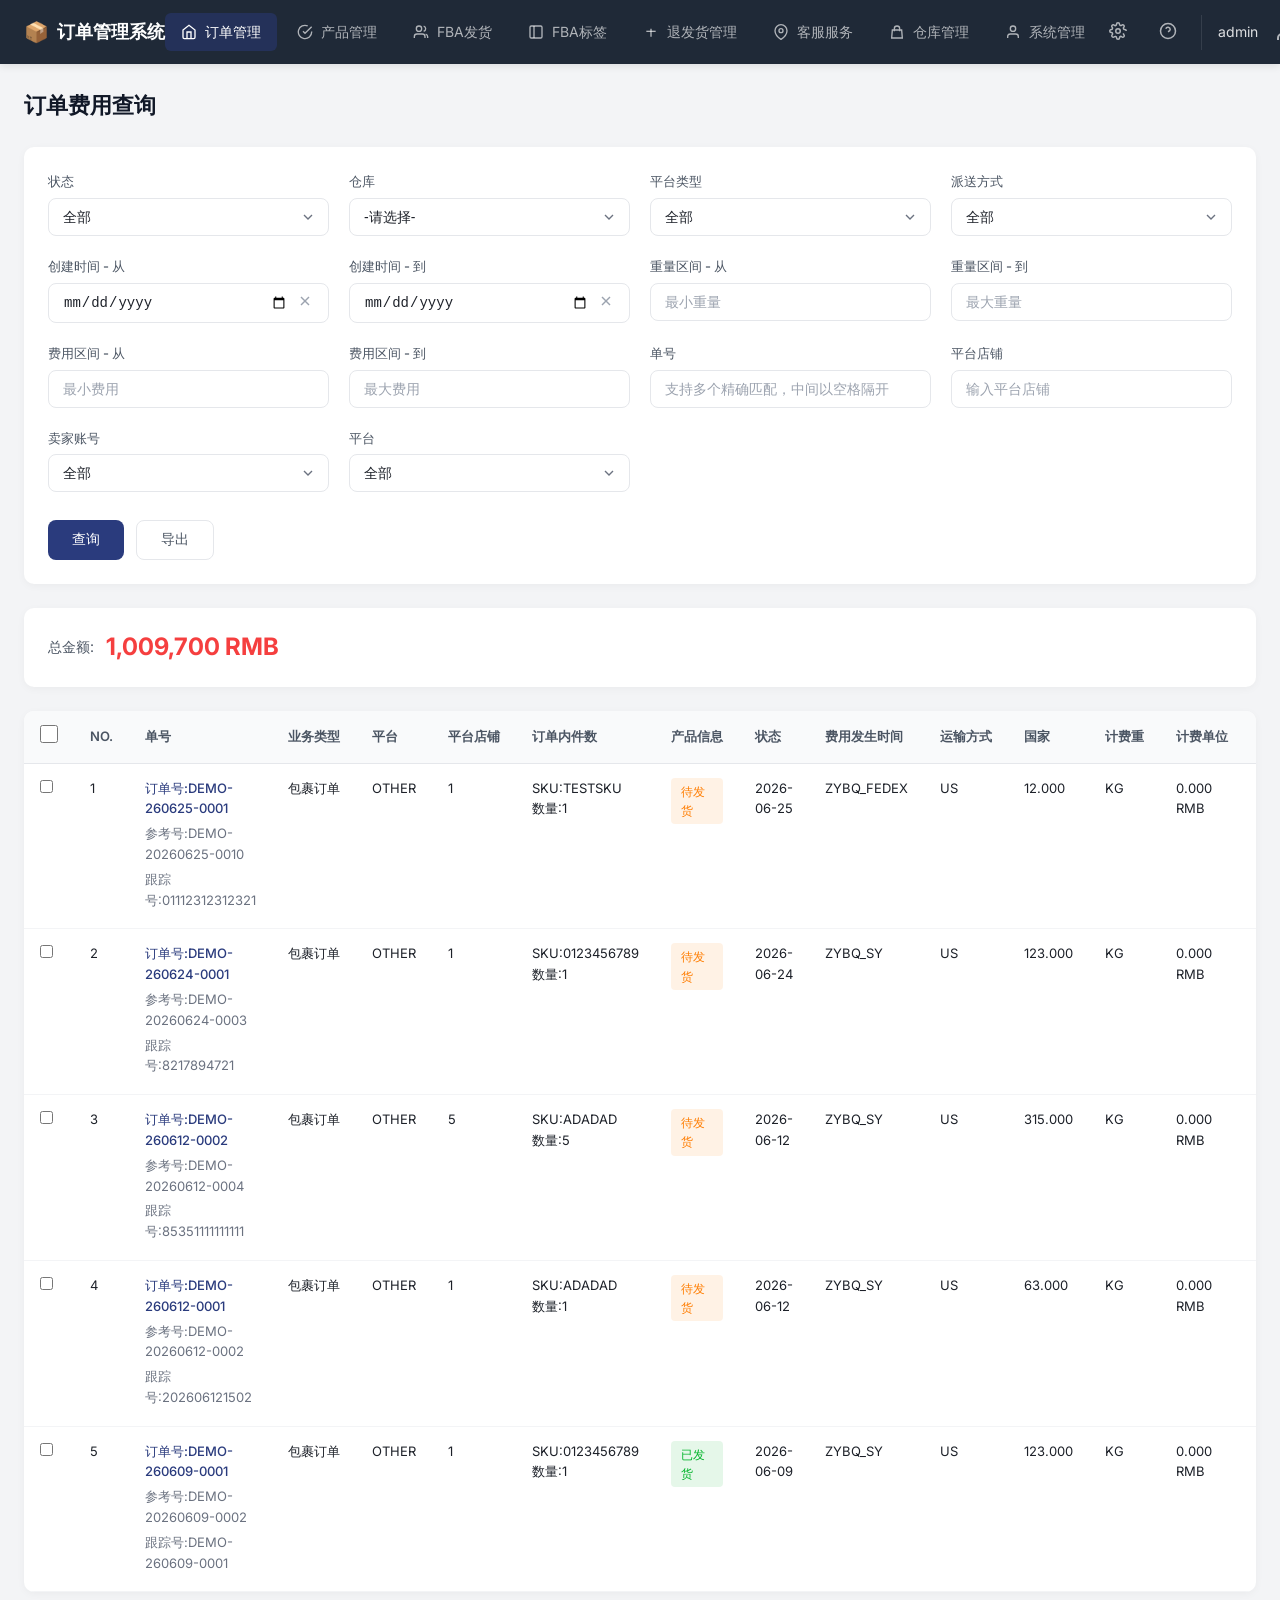
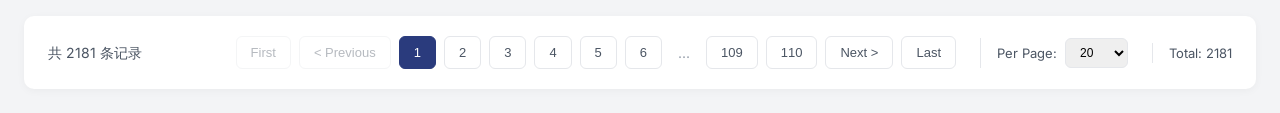
<file: index.html>
<!DOCTYPE html>
<html lang="zh-CN">
<head>
    <meta charset="UTF-8">
    <meta name="viewport" content="width=device-width, initial-scale=1.0">
    <title>订单管理系统</title>
    <link rel="stylesheet" href="css/styles.css">
    <link href="https://fonts.googleapis.com/css2?family=Inter:wght@400;500;600;700&display=swap" rel="stylesheet">
</head>
<body>
    <div class="app-container">
        <header class="header">
            <div class="header-left">
                <div class="logo">
                    <span class="logo-icon">📦</span>
                    <span class="logo-text">订单管理系统</span>
                </div>
            </div>
            <div class="header-center">
                <nav class="top-nav">
                    <a href="#" class="top-nav-item active">
                        <svg viewBox="0 0 24 24" fill="none" stroke="currentColor" stroke-width="2">
                            <path d="M3 9l9-7 9 7v11a2 2 0 0 1-2 2H5a2 2 0 0 1-2-2z"/>
                            <polyline points="9 22 9 12 15 12 15 22"/>
                        </svg>
                        <span>订单管理</span>
                    </a>
                    <a href="#" class="top-nav-item">
                        <svg viewBox="0 0 24 24" fill="none" stroke="currentColor" stroke-width="2">
                            <path d="M22 11.08V12a10 10 0 1 1-5.93-9.14"/>
                            <polyline points="22 4 12 14.01 9 11.01"/>
                        </svg>
                        <span>产品管理</span>
                    </a>
                    <a href="#" class="top-nav-item">
                        <svg viewBox="0 0 24 24" fill="none" stroke="currentColor" stroke-width="2">
                            <path d="M18 21v-2a4 4 0 0 0-4-4H6a4 4 0 0 0-4 4v2"/>
                            <circle cx="9" cy="7" r="4"/>
                            <path d="M22 21v-2a4 4 0 0 0-3-3.87"/>
                            <path d="M16 3.13a4 4 0 0 1 0 7.75"/>
                        </svg>
                        <span>FBA发货</span>
                    </a>
                    <a href="#" class="top-nav-item">
                        <svg viewBox="0 0 24 24" fill="none" stroke="currentColor" stroke-width="2">
                            <rect x="3" y="3" width="18" height="18" rx="2" ry="2"/>
                            <line x1="9" y1="3" x2="9" y2="21"/>
                        </svg>
                        <span>FBA标签</span>
                    </a>
                    <a href="#" class="top-nav-item">
                        <svg viewBox="0 0 24 24" fill="none" stroke="currentColor" stroke-width="2">
                            <path d="M19 11H5"/>
                            <path d="M12 19V7"/>
                        </svg>
                        <span>退发货管理</span>
                    </a>
                    <a href="#" class="top-nav-item">
                        <svg viewBox="0 0 24 24" fill="none" stroke="currentColor" stroke-width="2">
                            <path d="M21 10c0 7-9 13-9 13s-9-6-9-13a9 9 0 0 1 18 0z"/>
                            <circle cx="12" cy="10" r="3"/>
                        </svg>
                        <span>客服服务</span>
                    </a>
                    <a href="#" class="top-nav-item">
                        <svg viewBox="0 0 24 24" fill="none" stroke="currentColor" stroke-width="2">
                            <path d="M16 11V7a4 4 0 0 0-8 0v4M5 9h14l1 12H4L5 9z"/>
                        </svg>
                        <span>仓库管理</span>
                    </a>
                    <a href="#" class="top-nav-item">
                        <svg viewBox="0 0 24 24" fill="none" stroke="currentColor" stroke-width="2">
                            <path d="M20 21v-2a4 4 0 0 0-4-4H8a4 4 0 0 0-4 4v2"/>
                            <circle cx="12" cy="7" r="4"/>
                        </svg>
                        <span>系统管理</span>
                    </a>
                </nav>
            </div>
            <div class="header-right">
                <button class="header-btn" title="系统设置">
                    <svg viewBox="0 0 24 24" fill="none" stroke="currentColor" stroke-width="2">
                        <circle cx="12" cy="12" r="3"/>
                        <path d="M19.4 15a1.65 1.65 0 0 0 .33 1.82l.06.06a2 2 0 0 1 0 2.83 2 2 0 0 1-2.83 0l-.06-.06a1.65 1.65 0 0 0-1.82-.33 1.65 1.65 0 0 0-1 1.51V21a2 2 0 0 1-2 2 2 2 0 0 1-2-2v-.09A1.65 1.65 0 0 0 9 19.4a1.65 1.65 0 0 0-1.82.33l-.06.06a2 2 0 0 1-2.83 0 2 2 0 0 1 0-2.83l.06-.06a1.65 1.65 0 0 0 .33-1.82 1.65 1.65 0 0 0-1.51-1H3a2 2 0 0 1-2-2 2 2 0 0 1 2-2h.09A1.65 1.65 0 0 0 4.6 9a1.65 1.65 0 0 0-.33-1.82l-.06-.06a2 2 0 0 1 0-2.83 2 2 0 0 1 2.83 0l.06.06a1.65 1.65 0 0 0 1.82.33H9a1.65 1.65 0 0 0 1-1.51V3a2 2 0 0 1 2-2 2 2 0 0 1 2 2v.09a1.65 1.65 0 0 0 1 1.51 1.65 1.65 0 0 0 1.82-.33l.06-.06a2 2 0 0 1 2.83 0 2 2 0 0 1 0 2.83l-.06.06a1.65 1.65 0 0 0-.33 1.82V9a1.65 1.65 0 0 0 1.51 1H21a2 2 0 0 1 2 2 2 0 0 1-2 2h-.09a1.65 1.65 0 0 0-1.51 1z"/>
                    </svg>
                </button>
                <button class="header-btn" title="帮助文档">
                    <svg viewBox="0 0 24 24" fill="none" stroke="currentColor" stroke-width="2">
                        <circle cx="12" cy="12" r="10"/>
                        <path d="M9.09 9a3 3 0 0 1 5.83 1c0 2-3 3-3 3"/>
                        <line x1="12" y1="17" x2="12.01" y2="17"/>
                    </svg>
                </button>
                <div class="user-info">
                    <span class="user-name">admin</span>
                    <button class="user-avatar">
                        <svg viewBox="0 0 24 24" fill="none" stroke="currentColor" stroke-width="2">
                            <path d="M20 21v-2a4 4 0 0 0-4-4H8a4 4 0 0 0-4 4v2"/>
                            <circle cx="12" cy="7" r="4"/>
                        </svg>
                    </button>
                </div>
            </div>
        </header>

        <main class="main-content">
            <div class="page-header">
                <h1 class="page-title">订单费用查询</h1>
            </div>

            <div class="search-container">
                <div class="search-grid">
                    <div class="search-item">
                        <label class="search-label" for="status">状态</label>
                        <div class="search-input-wrapper">
                            <select id="status" class="search-select" aria-label="订单状态">
                                <option value="all">全部</option>
                                <option value="pending">待发货</option>
                                <option value="shipped">已发货</option>
                                <option value="abnormal">异常</option>
                                <option value="other">其它</option>
                            </select>
                        </div>
                    </div>

                    <div class="search-item">
                        <label class="search-label" for="warehouse">仓库</label>
                        <div class="search-input-wrapper">
                            <select id="warehouse" class="search-select" aria-label="选择仓库">
                                <option value="">-请选择-</option>
                                <option value="warehouse1">仓库A</option>
                                <option value="warehouse2">仓库B</option>
                                <option value="warehouse3">仓库C</option>
                            </select>
                        </div>
                    </div>

                    <div class="search-item">
                        <label class="search-label" for="platformType">平台类型</label>
                        <div class="search-input-wrapper">
                            <select id="platformType" class="search-select" aria-label="平台类型">
                                <option value="all">全部</option>
                                <option value="amazon">Amazon</option>
                                <option value="ebay">eBay</option>
                                <option value="other">OTHER</option>
                            </select>
                        </div>
                    </div>

                    <div class="search-item">
                        <label class="search-label" for="shippingMethod">派送方式</label>
                        <div class="search-input-wrapper">
                            <select id="shippingMethod" class="search-select" aria-label="派送方式">
                                <option value="all">全部</option>
                                <option value="ZYBQ_FEDEX">ZYBQ_FEDEX</option>
                                <option value="ZYBQ_SY">ZYBQ_SY</option>
                            </select>
                        </div>
                    </div>

                    <div class="search-item">
                        <label class="search-label" for="createDateFrom">创建时间 - 从</label>
                        <div class="search-input-wrapper">
                            <input type="date" id="createDateFrom" class="search-input" placeholder="选择日期" aria-label="创建时间起始">
                            <button class="clear-btn" data-target="createDateFrom" aria-label="清除创建时间">
                                <svg viewBox="0 0 24 24" fill="none" stroke="currentColor" stroke-width="2">
                                    <line x1="18" y1="6" x2="6" y2="18"/>
                                    <line x1="6" y1="6" x2="18" y2="18"/>
                                </svg>
                            </button>
                        </div>
                    </div>

                    <div class="search-item">
                        <label class="search-label" for="createDateTo">创建时间 - 到</label>
                        <div class="search-input-wrapper">
                            <input type="date" id="createDateTo" class="search-input" placeholder="选择日期" aria-label="创建时间截止">
                            <button class="clear-btn" data-target="createDateTo" aria-label="清除创建时间">
                                <svg viewBox="0 0 24 24" fill="none" stroke="currentColor" stroke-width="2">
                                    <line x1="18" y1="6" x2="6" y2="18"/>
                                    <line x1="6" y1="6" x2="18" y2="18"/>
                                </svg>
                            </button>
                        </div>
                    </div>

                    <div class="search-item">
                        <label class="search-label" for="weightFrom">重量区间 - 从</label>
                        <div class="search-input-wrapper">
                            <input type="number" id="weightFrom" class="search-input" placeholder="最小重量" aria-label="最小重量" min="0" step="0.001">
                            <button class="clear-btn" data-target="weightFrom" aria-label="清除最小重量">
                                <svg viewBox="0 0 24 24" fill="none" stroke="currentColor" stroke-width="2">
                                    <line x1="18" y1="6" x2="6" y2="18"/>
                                    <line x1="6" y1="6" x2="18" y2="18"/>
                                </svg>
                            </button>
                        </div>
                    </div>

                    <div class="search-item">
                        <label class="search-label" for="weightTo">重量区间 - 到</label>
                        <div class="search-input-wrapper">
                            <input type="number" id="weightTo" class="search-input" placeholder="最大重量" aria-label="最大重量" min="0" step="0.001">
                            <button class="clear-btn" data-target="weightTo" aria-label="清除最大重量">
                                <svg viewBox="0 0 24 24" fill="none" stroke="currentColor" stroke-width="2">
                                    <line x1="18" y1="6" x2="6" y2="18"/>
                                    <line x1="6" y1="6" x2="18" y2="18"/>
                                </svg>
                            </button>
                        </div>
                    </div>

                    <div class="search-item">
                        <label class="search-label" for="costFrom">费用区间 - 从</label>
                        <div class="search-input-wrapper">
                            <input type="number" id="costFrom" class="search-input" placeholder="最小费用" aria-label="最小费用" min="0" step="0.01">
                            <button class="clear-btn" data-target="costFrom" aria-label="清除最小费用">
                                <svg viewBox="0 0 24 24" fill="none" stroke="currentColor" stroke-width="2">
                                    <line x1="18" y1="6" x2="6" y2="18"/>
                                    <line x1="6" y1="6" x2="18" y2="18"/>
                                </svg>
                            </button>
                        </div>
                    </div>

                    <div class="search-item">
                        <label class="search-label" for="costTo">费用区间 - 到</label>
                        <div class="search-input-wrapper">
                            <input type="number" id="costTo" class="search-input" placeholder="最大费用" aria-label="最大费用" min="0" step="0.01">
                            <button class="clear-btn" data-target="costTo" aria-label="清除最大费用">
                                <svg viewBox="0 0 24 24" fill="none" stroke="currentColor" stroke-width="2">
                                    <line x1="18" y1="6" x2="6" y2="18"/>
                                    <line x1="6" y1="6" x2="18" y2="18"/>
                                </svg>
                            </button>
                        </div>
                    </div>

                    <div class="search-item">
                        <label class="search-label" for="orderNo">单号</label>
                        <div class="search-input-wrapper">
                            <input type="text" id="orderNo" class="search-input" placeholder="支持多个精确匹配，中间以空格隔开" aria-label="订单号搜索">
                            <button class="clear-btn" data-target="orderNo" aria-label="清除订单号">
                                <svg viewBox="0 0 24 24" fill="none" stroke="currentColor" stroke-width="2">
                                    <line x1="18" y1="6" x2="6" y2="18"/>
                                    <line x1="6" y1="6" x2="18" y2="18"/>
                                </svg>
                            </button>
                        </div>
                    </div>

                    <div class="search-item">
                        <label class="search-label" for="platformStore">平台店铺</label>
                        <div class="search-input-wrapper">
                            <input type="text" id="platformStore" class="search-input" placeholder="输入平台店铺" aria-label="平台店铺">
                            <button class="clear-btn" data-target="platformStore" aria-label="清除平台店铺">
                                <svg viewBox="0 0 24 24" fill="none" stroke="currentColor" stroke-width="2">
                                    <line x1="18" y1="6" x2="6" y2="18"/>
                                    <line x1="6" y1="6" x2="18" y2="18"/>
                                </svg>
                            </button>
                        </div>
                    </div>

                    <div class="search-item">
                        <label class="search-label" for="sellerAccount">卖家账号</label>
                        <div class="search-input-wrapper">
                            <select id="sellerAccount" class="search-select" aria-label="卖家账号">
                                <option value="all">全部</option>
                                <option value="seller1">卖家账号1</option>
                                <option value="seller2">卖家账号2</option>
                            </select>
                        </div>
                    </div>

                    <div class="search-item">
                        <label class="search-label" for="platform">平台</label>
                        <div class="search-input-wrapper">
                            <select id="platform" class="search-select" aria-label="平台">
                                <option value="all">全部</option>
                                <option value="US">美国</option>
                                <option value="CA">加拿大</option>
                                <option value="UK">英国</option>
                            </select>
                        </div>
                    </div>

                    <div class="search-item search-item-full">
                        <div class="search-actions">
                            <button class="btn btn-primary" id="searchBtn">查询</button>
                            <button class="btn btn-secondary" id="exportBtn">导出</button>
                        </div>
                    </div>
                </div>
            </div>

            <div class="summary-bar">
                <div class="summary-item">
                    <span class="summary-label">总金额:</span>
                    <span class="summary-value">1,009,700 RMB</span>
                </div>
            </div>

            <div class="table-container">
                <table class="data-table" aria-label="订单费用数据">
                    <thead>
                        <tr>
                            <th class="checkbox-column">
                                <input type="checkbox" id="selectAll" aria-label="全选">
                            </th>
                            <th>NO.</th>
                            <th>单号</th>
                            <th>业务类型</th>
                            <th>平台</th>
                            <th>平台店铺</th>
                            <th>订单内件数</th>
                            <th>产品信息</th>
                            <th>状态</th>
                            <th>费用发生时间</th>
                            <th>运输方式</th>
                            <th>国家</th>
                            <th>计费重</th>
                            <th>计费单位</th>
                            <th>运费</th>
                            <th>燃油费</th>
                            <th>挂号费</th>
                            <th>仓储费</th>
                            <th>关税</th>
                            <th>操作费</th>
                            <th>其它</th>
                            <th>总成本</th>
                        </tr>
                    </thead>
                    <tbody>
                        <tr>
                            <td><input type="checkbox" aria-label="选择订单1"></td>
                            <td>1</td>
                            <td class="order-id">
                                <div>订单号:DEMO-260625-0001</div>
                                <div>参考号:DEMO-20260625-0010</div>
                                <div>跟踪号:01112312312321</div>
                            </td>
                            <td>包裹订单</td>
                            <td>OTHER</td>
                            <td>1</td>
                            <td>SKU:TESTSKU<br>数量:1</td>
                            <td><span class="status status-pending">待发货</span></td>
                            <td>2026-06-25</td>
                            <td>ZYBQ_FEDEX</td>
                            <td>US</td>
                            <td>12.000</td>
                            <td>KG</td>
                            <td>0.000 RMB</td>
                            <td>0.000</td>
                            <td>0.000</td>
                            <td>0.000</td>
                            <td>0.000</td>
                            <td>0.000</td>
                            <td>0.000</td>
                            <td>13,600 RMB</td>
                            <td>13,600 RMB</td>
                        </tr>
                        <tr>
                            <td><input type="checkbox" aria-label="选择订单2"></td>
                            <td>2</td>
                            <td class="order-id">
                                <div>订单号:DEMO-260624-0001</div>
                                <div>参考号:DEMO-20260624-0003</div>
                                <div>跟踪号:8217894721</div>
                            </td>
                            <td>包裹订单</td>
                            <td>OTHER</td>
                            <td>1</td>
                            <td>SKU:0123456789<br>数量:1</td>
                            <td><span class="status status-pending">待发货</span></td>
                            <td>2026-06-24</td>
                            <td>ZYBQ_SY</td>
                            <td>US</td>
                            <td>123.000</td>
                            <td>KG</td>
                            <td>0.000 RMB</td>
                            <td>0.000</td>
                            <td>0.000</td>
                            <td>0.000</td>
                            <td>0.000</td>
                            <td>0.000</td>
                            <td>0.000</td>
                            <td>122,400 RMB</td>
                            <td>122,400 RMB</td>
                        </tr>
                        <tr>
                            <td><input type="checkbox" aria-label="选择订单3"></td>
                            <td>3</td>
                            <td class="order-id">
                                <div>订单号:DEMO-260612-0002</div>
                                <div>参考号:DEMO-20260612-0004</div>
                                <div>跟踪号:85351111111111</div>
                            </td>
                            <td>包裹订单</td>
                            <td>OTHER</td>
                            <td>5</td>
                            <td>SKU:ADADAD<br>数量:5</td>
                            <td><span class="status status-pending">待发货</span></td>
                            <td>2026-06-12</td>
                            <td>ZYBQ_SY</td>
                            <td>US</td>
                            <td>315.000</td>
                            <td>KG</td>
                            <td>0.000 RMB</td>
                            <td>0.000</td>
                            <td>0.000</td>
                            <td>0.000</td>
                            <td>0.000</td>
                            <td>0.000</td>
                            <td>0.000</td>
                            <td>170,000 RMB</td>
                            <td>170,000 RMB</td>
                        </tr>
                        <tr>
                            <td><input type="checkbox" aria-label="选择订单4"></td>
                            <td>4</td>
                            <td class="order-id">
                                <div>订单号:DEMO-260612-0001</div>
                                <div>参考号:DEMO-20260612-0002</div>
                                <div>跟踪号:202606121502</div>
                            </td>
                            <td>包裹订单</td>
                            <td>OTHER</td>
                            <td>1</td>
                            <td>SKU:ADADAD<br>数量:1</td>
                            <td><span class="status status-pending">待发货</span></td>
                            <td>2026-06-12</td>
                            <td>ZYBQ_SY</td>
                            <td>US</td>
                            <td>63.000</td>
                            <td>KG</td>
                            <td>0.000 RMB</td>
                            <td>0.000</td>
                            <td>0.000</td>
                            <td>0.000</td>
                            <td>0.000</td>
                            <td>0.000</td>
                            <td>0.000</td>
                            <td>34,000 RMB</td>
                            <td>34,000 RMB</td>
                        </tr>
                        <tr>
                            <td><input type="checkbox" aria-label="选择订单5"></td>
                            <td>5</td>
                            <td class="order-id">
                                <div>订单号:DEMO-260609-0001</div>
                                <div>参考号:DEMO-20260609-0002</div>
                                <div>跟踪号:DEMO-260609-0001</div>
                            </td>
                            <td>包裹订单</td>
                            <td>OTHER</td>
                            <td>1</td>
                            <td>SKU:0123456789<br>数量:1</td>
                            <td><span class="status status-shipped">已发货</span></td>
                            <td>2026-06-09</td>
                            <td>ZYBQ_SY</td>
                            <td>US</td>
                            <td>123.000</td>
                            <td>KG</td>
                            <td>0.000 RMB</td>
                            <td>0.000</td>
                            <td>0.000</td>
                            <td>0.000</td>
                            <td>0.000</td>
                            <td>0.000</td>
                            <td>0.000</td>
                            <td>122,400 RMB</td>
                            <td>122,400 RMB</td>
                        </tr>
                    </tbody>
                </table>
            </div>

            <div class="pagination-container">
                <div class="pagination-info">
                    <span>共 2181 条记录</span>
                </div>
                <div class="pagination" role="navigation" aria-label="订单分页">
                    <button class="pagination-btn" disabled aria-label="首页">First</button>
                    <button class="pagination-btn" disabled aria-label="上一页">&lt; Previous</button>
                    <button class="pagination-btn active" aria-label="第1页">1</button>
                    <button class="pagination-btn" aria-label="第2页">2</button>
                    <button class="pagination-btn" aria-label="第3页">3</button>
                    <button class="pagination-btn" aria-label="第4页">4</button>
                    <button class="pagination-btn" aria-label="第5页">5</button>
                    <button class="pagination-btn" aria-label="第6页">6</button>
                    <span class="pagination-ellipsis">...</span>
                    <button class="pagination-btn" aria-label="第109页">109</button>
                    <button class="pagination-btn" aria-label="第110页">110</button>
                    <button class="pagination-btn" aria-label="下一页">Next &gt;</button>
                    <button class="pagination-btn" aria-label="末页">Last</button>
                    <div class="pagination-input-group">
                        <span>Per Page:</span>
                        <select class="pagination-select" aria-label="每页条数">
                            <option>20</option>
                            <option>50</option>
                            <option>100</option>
                        </select>
                    </div>
                    <span class="pagination-total">Total: 2181</span>
                </div>
            </div>
        </main>
    </div>

    <script src="js/main.js"></script>
</body>
</html>
</file>
<file: css/styles.css>
:root {
    --primary: #2a3b7d;
    --primary-light: #3a4ca7;
    --secondary: #36CFC9;
    --accent: #722ED1;
    --success: #00B42A;
    --warning: #FF7D00;
    --danger: #F53F3F;
    --dark: #1D2129;
    --border: #E5E7EB;
    --light-bg: #FFFFFF;
    --card-bg: #FFFFFF;
    --gray-50: #F9FAFB;
    --gray-100: #F3F4F6;
    --gray-200: #E5E7EB;
    --gray-300: #D1D5DB;
    --gray-400: #9CA3AF;
    --gray-500: #6B7280;
    --gray-600: #4B5563;
    --gray-700: #374151;
    --gray-800: #1F2937;
    --gray-900: #111827;
    --bg-sidebar: #1F2937;
    --bg-header: #1F2937;
    --bg-content: #F3F4F6;
}

* {
    margin: 0;
    padding: 0;
    box-sizing: border-box;
}

html {
    scroll-behavior: smooth;
}

body {
    font-family: 'Inter', system-ui, -apple-system, sans-serif;
    font-size: 14px;
    color: var(--dark);
    background-color: var(--bg-content);
    line-height: 1.6;
}

.app-container {
    min-height: 100vh;
}

.header {
    position: fixed;
    top: 0;
    left: 0;
    right: 0;
    height: 64px;
    background-color: var(--bg-header);
    display: flex;
    align-items: center;
    justify-content: space-between;
    padding: 0 24px;
    z-index: 100;
    box-shadow: 0 2px 8px rgba(0, 0, 0, 0.1);
}

.header-left {
    display: flex;
    align-items: center;
    gap: 32px;
    flex-shrink: 0;
}

.header-center {
    display: flex;
    justify-content: center;
    flex: 1;
}

.logo {
    display: flex;
    align-items: center;
    gap: 8px;
}

.logo-icon {
    font-size: 20px;
}

.logo-text {
    color: #ffffff;
    font-size: 18px;
    font-weight: 600;
}

.header-right {
    display: flex;
    align-items: center;
    gap: 16px;
    flex-shrink: 0;
}

.header-btn {
    background: none;
    border: none;
    color: rgba(255, 255, 255, 0.65);
    cursor: pointer;
    padding: 8px;
    border-radius: 6px;
    transition: all 0.3s ease;
}

.header-btn:hover {
    color: #ffffff;
    background-color: rgba(255, 255, 255, 0.1);
}

.header-btn svg {
    width: 18px;
    height: 18px;
}

.user-info {
    display: flex;
    align-items: center;
    gap: 12px;
    padding-left: 16px;
    border-left: 1px solid rgba(255, 255, 255, 0.1);
}

.user-name {
    color: rgba(255, 255, 255, 0.85);
    font-size: 14px;
}

.user-avatar {
    background: none;
    border: none;
    color: rgba(255, 255, 255, 0.65);
    cursor: pointer;
    padding: 4px;
    border-radius: 50%;
    transition: all 0.3s ease;
}

.user-avatar:hover {
    color: #ffffff;
    background-color: rgba(255, 255, 255, 0.1);
}

.user-avatar svg {
    width: 24px;
    height: 24px;
}

.top-nav {
    display: flex;
    align-items: center;
    gap: 4px;
    overflow-x: auto;
}

.top-nav::-webkit-scrollbar {
    display: none;
}

.top-nav-item {
    display: flex;
    align-items: center;
    gap: 8px;
    padding: 8px 16px;
    color: rgba(255, 255, 255, 0.65);
    text-decoration: none;
    border-radius: 6px;
    font-size: 14px;
    transition: all 0.3s ease;
    white-space: nowrap;
}

.top-nav-item:hover {
    color: #ffffff;
    background-color: rgba(255, 255, 255, 0.1);
}

.top-nav-item.active {
    color: #ffffff;
    background-color: rgba(42, 59, 125, 0.5);
}

.top-nav-item svg {
    width: 16px;
    height: 16px;
}

.main-content {
    margin-top: 64px;
    padding: 24px;
    min-height: calc(100vh - 64px);
}

.page-header {
    margin-bottom: 24px;
}

.page-title {
    font-size: 22px;
    font-weight: 600;
    color: var(--gray-900);
}

.search-container {
    background-color: var(--card-bg);
    border-radius: 10px;
    padding: 24px;
    margin-bottom: 24px;
    box-shadow: 0 2px 8px rgba(0, 0, 0, 0.04);
}

.search-grid {
    display: grid;
    grid-template-columns: repeat(4, 1fr);
    gap: 20px;
}

.search-item {
    display: flex;
    flex-direction: column;
    gap: 6px;
}

.search-item-full {
    grid-column: span 4;
}

.search-label {
    font-size: 13px;
    color: var(--gray-600);
    font-weight: 500;
}

.search-input-wrapper {
    position: relative;
    display: flex;
    align-items: center;
}

.search-input {
    width: 100%;
    padding: 10px 40px 10px 14px;
    border: 1px solid var(--border);
    border-radius: 8px;
    font-size: 14px;
    background-color: #ffffff;
    color: var(--dark);
    transition: all 0.3s ease;
}

.search-input:hover {
    border-color: var(--gray-300);
}

.search-input:focus {
    outline: none;
    border-color: var(--primary);
    box-shadow: 0 0 0 3px rgba(42, 59, 125, 0.1);
}

.search-input::placeholder {
    color: var(--gray-400);
}

.search-input:invalid {
    border-color: var(--danger);
}

.search-select {
    width: 100%;
    padding: 10px 32px 10px 14px;
    border: 1px solid var(--border);
    border-radius: 8px;
    font-size: 14px;
    background-color: #ffffff;
    color: var(--dark);
    appearance: none;
    background-image: url("data:image/svg+xml,%3Csvg xmlns='http://www.w3.org/2000/svg' viewBox='0 0 24 24' fill='none' stroke='%236B7280' stroke-width='2'%3E%3Cpolyline points='6 9 12 15 18 9'%3E%3C/polyline%3E%3C/svg%3E");
    background-repeat: no-repeat;
    background-position: right 12px center;
    background-size: 16px;
    transition: all 0.3s ease;
}

.search-select:hover {
    border-color: var(--gray-300);
}

.search-select:focus {
    outline: none;
    border-color: var(--primary);
    box-shadow: 0 0 0 3px rgba(42, 59, 125, 0.1);
}

.clear-btn {
    position: absolute;
    right: 12px;
    background: none;
    border: none;
    color: var(--gray-400);
    cursor: pointer;
    padding: 4px;
    border-radius: 4px;
    opacity: 0;
    visibility: hidden;
    transition: all 0.3s ease;
}

.search-input:not(:placeholder-shown) + .clear-btn,
.search-input:focus + .clear-btn {
    opacity: 1;
    visibility: visible;
}

.clear-btn:hover {
    color: var(--gray-600);
    background-color: var(--gray-100);
}

.clear-btn svg {
    width: 16px;
    height: 16px;
}

.search-actions {
    display: flex;
    gap: 12px;
    padding-top: 8px;
}

.btn {
    padding: 10px 24px;
    border-radius: 8px;
    font-size: 14px;
    font-weight: 500;
    cursor: pointer;
    transition: all 0.3s ease;
    border: none;
}

.btn-primary {
    background-color: var(--primary);
    color: #ffffff;
}

.btn-primary:hover {
    background-color: var(--primary-light);
    transform: translateY(-1px);
    box-shadow: 0 4px 12px rgba(42, 59, 125, 0.2);
}

.btn-primary:active {
    transform: translateY(0);
}

.btn-secondary {
    background-color: #ffffff;
    color: var(--gray-600);
    border: 1px solid var(--border);
}

.btn-secondary:hover {
    border-color: var(--primary);
    color: var(--primary);
}

.summary-bar {
    background-color: var(--card-bg);
    border-radius: 10px;
    padding: 20px 24px;
    margin-bottom: 24px;
    box-shadow: 0 2px 8px rgba(0, 0, 0, 0.04);
}

.summary-item {
    display: flex;
    align-items: center;
    gap: 12px;
}

.summary-label {
    font-size: 14px;
    color: var(--gray-600);
}

.summary-value {
    font-size: 24px;
    font-weight: 700;
    color: var(--danger);
}

.table-container {
    background-color: var(--card-bg);
    border-radius: 10px;
    margin-bottom: 24px;
    box-shadow: 0 2px 8px rgba(0, 0, 0, 0.04);
    overflow: hidden;
}

.data-table {
    width: 100%;
    border-collapse: collapse;
}

.data-table thead {
    background-color: var(--gray-50);
}

.data-table th {
    padding: 14px 16px;
    text-align: left;
    font-size: 13px;
    font-weight: 600;
    color: var(--gray-600);
    border-bottom: 1px solid var(--gray-200);
    white-space: nowrap;
}

.data-table td {
    padding: 14px 16px;
    font-size: 13px;
    color: var(--dark);
    border-bottom: 1px solid var(--gray-100);
    vertical-align: top;
}

.data-table tbody tr:hover {
    background-color: var(--gray-50);
}

.checkbox-column {
    width: 40px;
}

.checkbox-column input {
    cursor: pointer;
    width: 18px;
    height: 18px;
}

.order-id {
    font-size: 12px;
}

.order-id div {
    margin-bottom: 4px;
    color: var(--gray-500);
}

.order-id div:first-child {
    color: var(--primary);
    font-weight: 500;
}

.status {
    display: inline-block;
    padding: 4px 10px;
    border-radius: 4px;
    font-size: 12px;
    font-weight: 500;
}

.status-shipped {
    background-color: rgba(0, 180, 42, 0.1);
    color: var(--success);
}

.status-pending {
    background-color: rgba(255, 125, 0, 0.1);
    color: var(--warning);
}

.status-completed {
    background-color: rgba(42, 59, 125, 0.1);
    color: var(--primary);
}

.status-abnormal {
    background-color: rgba(245, 63, 63, 0.1);
    color: var(--danger);
}

.pagination-container {
    display: flex;
    justify-content: space-between;
    align-items: center;
    padding: 20px 24px;
    background-color: var(--card-bg);
    border-radius: 10px;
    box-shadow: 0 2px 8px rgba(0, 0, 0, 0.04);
}

.pagination-info {
    font-size: 14px;
    color: var(--gray-600);
}

.pagination {
    display: flex;
    align-items: center;
    gap: 8px;
}

.pagination-btn {
    padding: 8px 14px;
    border: 1px solid var(--border);
    border-radius: 6px;
    background-color: #ffffff;
    color: var(--gray-600);
    font-size: 13px;
    cursor: pointer;
    transition: all 0.3s ease;
}

.pagination-btn:hover:not(:disabled) {
    border-color: var(--primary);
    color: var(--primary);
}

.pagination-btn.active {
    background-color: var(--primary);
    border-color: var(--primary);
    color: #ffffff;
}

.pagination-btn:disabled {
    opacity: 0.4;
    cursor: not-allowed;
}

.pagination-ellipsis {
    padding: 0 8px;
    color: var(--gray-400);
}

.pagination-input-group {
    display: flex;
    align-items: center;
    gap: 8px;
    margin-left: 16px;
    padding-left: 16px;
    border-left: 1px solid var(--gray-200);
}

.pagination-input-group span {
    font-size: 13px;
    color: var(--gray-600);
}

.pagination-select {
    padding: 6px 10px;
    border: 1px solid var(--border);
    border-radius: 6px;
    font-size: 12px;
}

.pagination-total {
    margin-left: 16px;
    padding-left: 16px;
    border-left: 1px solid var(--gray-200);
    font-size: 13px;
    color: var(--gray-600);
}

.toast {
    position: fixed;
    bottom: 32px;
    left: 50%;
    transform: translateX(-50%) translateY(100px);
    background-color: var(--gray-900);
    color: white;
    padding: 12px 24px;
    border-radius: 8px;
    font-size: 14px;
    opacity: 0;
    transition: all 0.3s ease;
    z-index: 2000;
    box-shadow: 0 4px 12px rgba(0, 0, 0, 0.2);
}

.toast.show {
    opacity: 1;
    transform: translateX(-50%) translateY(0);
}

.search-input.error {
    border-color: var(--danger);
    box-shadow: 0 0 0 3px rgba(245, 63, 63, 0.1);
}

@media (max-width: 1024px) {
    .search-grid {
        grid-template-columns: repeat(2, 1fr);
    }
    
    .search-item-full {
        grid-column: span 2;
    }
}

@media (max-width: 768px) {
    .top-nav {
        display: none;
    }
    
    .main-content {
        padding: 16px;
    }
    
    .search-grid {
        grid-template-columns: 1fr;
        gap: 16px;
    }
    
    .search-item-full {
        grid-column: span 1;
    }
    
    .table-container {
        overflow-x: auto;
    }
    
    .data-table {
        min-width: 1200px;
    }
    
    .pagination-container {
        flex-direction: column;
        gap: 16px;
        align-items: flex-start;
    }
    
    .pagination {
        flex-wrap: wrap;
    }
}

@media (max-width: 480px) {
    .header {
        padding: 0 12px;
    }
    
    .main-content {
        padding: 12px;
    }
    
    .search-container {
        padding: 16px;
    }
    
    .search-input,
    .search-select {
        padding: 8px 12px;
    }
    
    .btn {
        padding: 8px 16px;
        font-size: 13px;
    }
}
</file>
